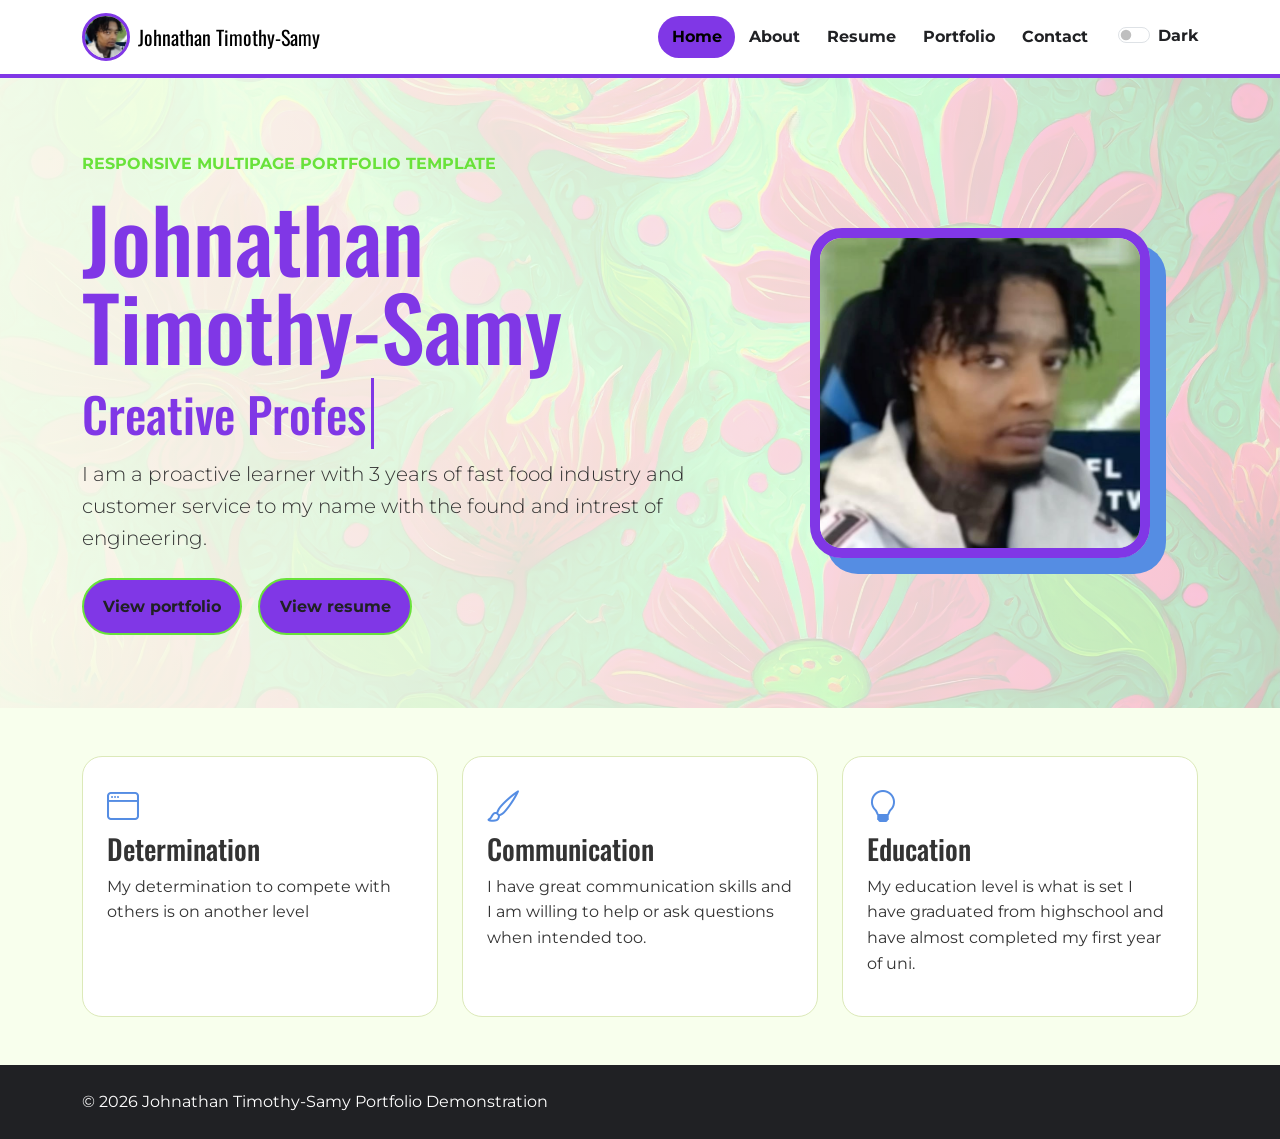
<file: index.html>
<!doctype html>
<html lang="en" data-bs-theme="light">
<head>
  <meta charset="utf-8">
  <meta name="viewport" content="width=device-width, initial-scale=1">
  <meta name="description" content="Johnathan green multipage portfolio demonstration for INFO1005 Website Design">
  <meta name="author" content="INFO1005 Website Design">
  <title>Johnathan's | Home</title>

  <link rel="apple-touch-icon" sizes="180x180" href="favicon/apple-touch-icon.png">
  <link rel="icon" type="image/png" sizes="32x32" href="favicon/favicon-32x32.png">
  <link rel="icon" type="image/png" sizes="16x16" href="favicon/favicon-16x16.png">
  <link rel="manifest" href="favicon/site.webmanifest">

  <!-- Same Google Font package as the Bart multipage template -->
  <link rel="preconnect" href="https://fonts.googleapis.com">
  <link rel="preconnect" href="https://fonts.gstatic.com" crossorigin>
  <link href="https://fonts.googleapis.com/css2?family=Montserrat:wght@400;600;700&family=Oswald:wght@500;700&display=swap" rel="stylesheet">

  <link rel="stylesheet" href="https://cdn.jsdelivr.net/npm/bootstrap-icons@1.11.3/font/bootstrap-icons.css">
  <link href="https://cdn.jsdelivr.net/npm/bootstrap@5.3.8/dist/css/bootstrap.min.css" rel="stylesheet">
  <link href="css/custom.css" rel="stylesheet">
</head>
<body>
<a class="skip-link" href="#maincontent">Skip to main content</a>

<nav class="navbar navbar-expand-lg sticky-top portfolio-nav" aria-label="Main portfolio navigation">
  <div class="container">
    <a class="navbar-brand d-flex align-items-center gap-2" href="index.html">
      <img src="img/Flight.jpg" alt="Johnathan icon" class="brand-avatar">
      <span>Johnathan Timothy-Samy</span>
    </a>

    <button class="navbar-toggler" type="button"
            data-bs-toggle="collapse" data-bs-target="#mainNav"
            aria-controls="mainNav" aria-expanded="false"
            aria-label="Toggle navigation">
      <span class="navbar-toggler-icon"></span>
    </button>

    <div class="collapse navbar-collapse" id="mainNav">
      <ul class="navbar-nav ms-auto align-items-lg-center">
        <li class="nav-item"><a class="nav-link active" href="index.html" aria-current="page">Home</a></li><li class="nav-item"><a class="nav-link" href="about.html">About</a></li><li class="nav-item"><a class="nav-link" href="resume.html">Resume</a></li><li class="nav-item"><a class="nav-link" href="portfolio.html">Portfolio</a></li><li class="nav-item"><a class="nav-link" href="contact.html">Contact</a></li>
        <li class="nav-item ms-lg-3">
          <div class="form-check form-switch theme-switch">
            <input class="form-check-input" type="checkbox" role="switch" id="themeSwitch">
            <label class="form-check-label" for="themeSwitch">Dark</label>
          </div>
        </li>
      </ul>
    </div>
  </div>
</nav>

<main id="maincontent">
  <section class="hero d-flex align-items-center">
    <div class="container">
      <div class="row align-items-center g-5">
        <div class="col-lg-7">
          <p class="standout text-uppercase fw-bold">Responsive multipage portfolio template</p>
          <h1>Johnathan Timothy-Samy</h1>

          <h2 class="typing-heading">
            <span class="typewrite"
                  data-words='["Creative Professional","Web Designer","Visual Storyteller"]'
                  aria-live="polite"></span>
          </h2>

          <p class="lead">I am a proactive learner with 3 years of fast food industry and customer service to my name with the found and intrest of engineering. </p>

          <div class="d-flex flex-wrap gap-3 mt-4">
            <a class="btn-portfolio" href="portfolio.html">View portfolio</a>
            <a class="btn-portfolio" href="resume.html">View resume</a>
          </div>
        </div>

        <div class="col-lg-5 text-center">
          <img src="img/Flight.jpg" class="img-fluid hero-img" alt="Johnathan portfolio portrait">
        </div>
      </div>
    </div>
  </section>

  <section class="container my-5">
    <div class="row g-4">
      <div class="col-md-4">
        <article class="feature-card p-4">
          <i class="bi bi-window feature-icon"></i>
          <h2 class="h3">Determination</h2>
          <p>My determination to compete with others is on another level</p>
        </article>
      </div>
      <div class="col-md-4">
        <article class="feature-card p-4">
          <i class="bi bi-brush feature-icon"></i>
          <h2 class="h3">Communication</h2>
          <p>I have great communication skills and I am willing to help or ask questions when intended too.</p>
        </article>
      </div>
      <div class="col-md-4">
        <article class="feature-card p-4">
          <i class="bi bi-lightbulb feature-icon"></i>
          <h2 class="h3">Education</h2>
          <p>My education level is what is set I have graduated from highschool and have almost completed my first year of uni.</p>
        </article>
      </div>
    </div>
  </section>
</main>

<footer class="site-footer py-4 mt-5">
  <div class="container d-flex flex-column flex-md-row justify-content-between gap-3">
    <p class="mb-0">&copy; 2026 Johnathan Timothy-Samy Portfolio Demonstration</p>
  </div>
</footer>

<script src="https://cdn.jsdelivr.net/npm/bootstrap@5.3.8/dist/js/bootstrap.bundle.min.js"></script>
<script src="js/script.js"></script>
</body>
</html>
</file>
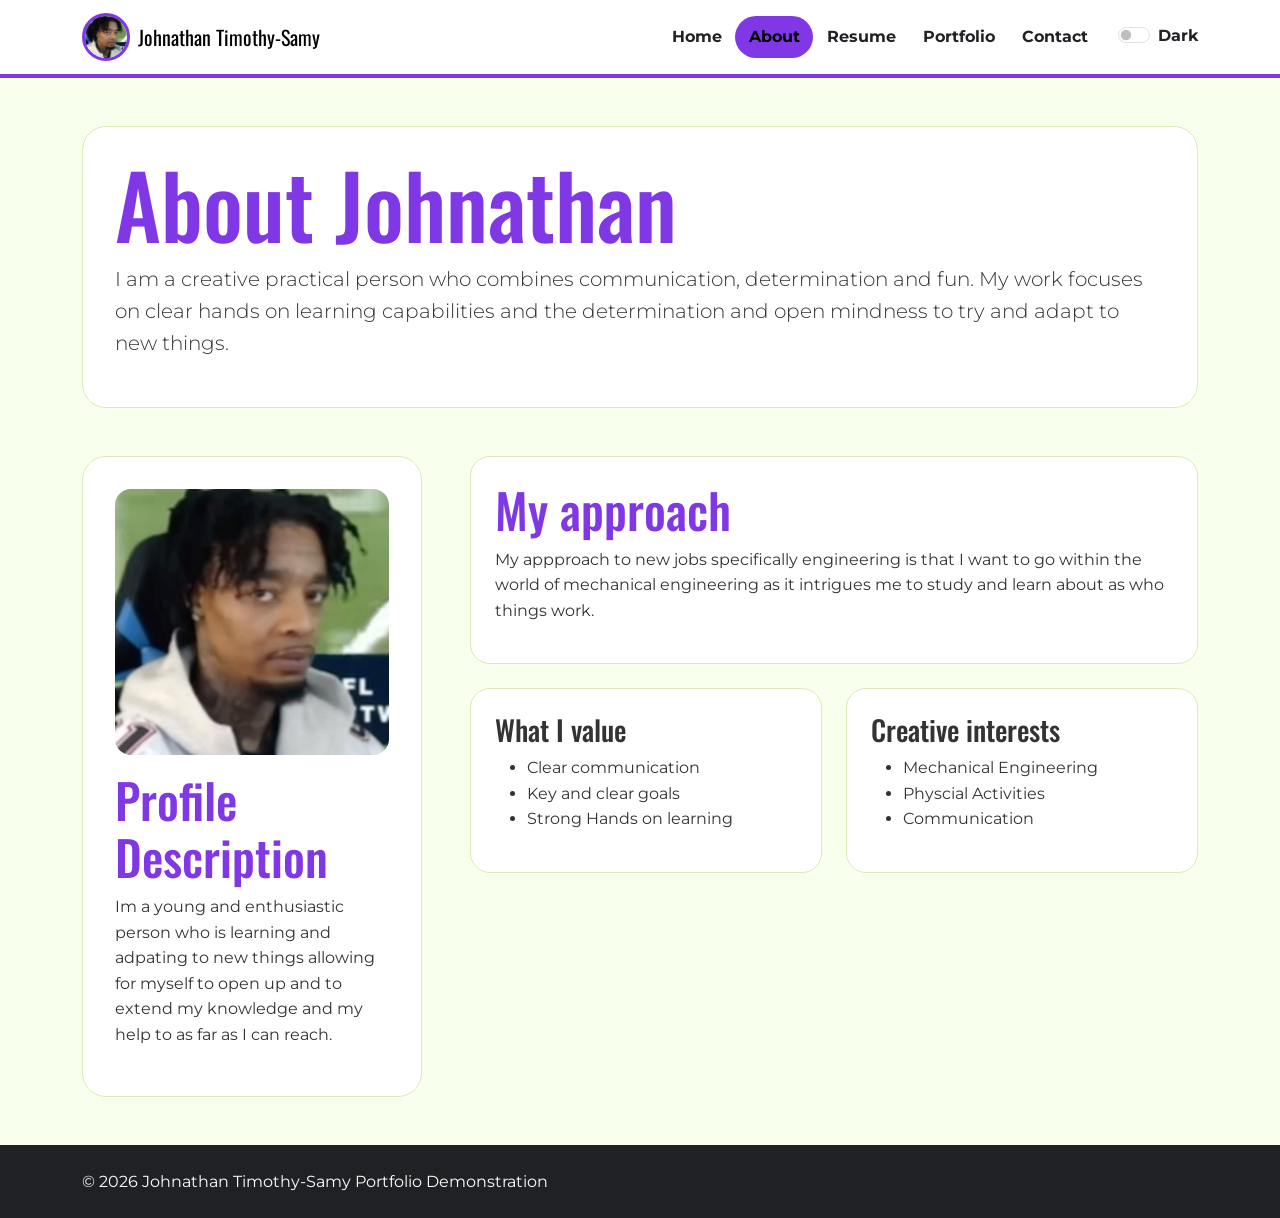
<file: about.html>
<!doctype html>
<html lang="en" data-bs-theme="light">
<head>
  <meta charset="utf-8">
  <meta name="viewport" content="width=device-width, initial-scale=1">
  <meta name="description" content="About Johnathan creative portfolio demonstration">
  <meta name="author" content="INFO1005 Website Design">
  <title>Johnathan | About</title>

  <link rel="apple-touch-icon" sizes="180x180" href="favicon/apple-touch-icon.png">
  <link rel="icon" type="image/png" sizes="32x32" href="favicon/favicon-32x32.png">
  <link rel="icon" type="image/png" sizes="16x16" href="favicon/favicon-16x16.png">
  <link rel="manifest" href="favicon/site.webmanifest">

  <!-- Same Google Font package as the Bart multipage template -->
  <link rel="preconnect" href="https://fonts.googleapis.com">
  <link rel="preconnect" href="https://fonts.gstatic.com" crossorigin>
  <link href="https://fonts.googleapis.com/css2?family=Montserrat:wght@400;600;700&family=Oswald:wght@500;700&display=swap" rel="stylesheet">

  <link rel="stylesheet" href="https://cdn.jsdelivr.net/npm/bootstrap-icons@1.11.3/font/bootstrap-icons.css">
  <link href="https://cdn.jsdelivr.net/npm/bootstrap@5.3.8/dist/css/bootstrap.min.css" rel="stylesheet">
  <link href="css/custom.css" rel="stylesheet">
</head>
<body>
<a class="skip-link" href="#maincontent">Skip to main content</a>

<nav class="navbar navbar-expand-lg sticky-top portfolio-nav" aria-label="Main portfolio navigation">
  <div class="container">
    <a class="navbar-brand d-flex align-items-center gap-2" href="index.html">
      <img src="img/Flight.jpg" alt="Johnathan icon" class="brand-avatar">
      <span>Johnathan Timothy-Samy</span>
    </a>

    <button class="navbar-toggler" type="button"
            data-bs-toggle="collapse" data-bs-target="#mainNav"
            aria-controls="mainNav" aria-expanded="false"
            aria-label="Toggle navigation">
      <span class="navbar-toggler-icon"></span>
    </button>

    <div class="collapse navbar-collapse" id="mainNav">
      <ul class="navbar-nav ms-auto align-items-lg-center">
        <li class="nav-item"><a class="nav-link" href="index.html">Home</a></li><li class="nav-item"><a class="nav-link active" href="about.html" aria-current="page">About</a></li><li class="nav-item"><a class="nav-link" href="resume.html">Resume</a></li><li class="nav-item"><a class="nav-link" href="portfolio.html">Portfolio</a></li><li class="nav-item"><a class="nav-link" href="contact.html">Contact</a></li>
        <li class="nav-item ms-lg-3">
          <div class="form-check form-switch theme-switch">
            <input class="form-check-input" type="checkbox" role="switch" id="themeSwitch">
            <label class="form-check-label" for="themeSwitch">Dark</label>
          </div>
        </li>
      </ul>
    </div>
  </div>
</nav>

<main id="maincontent" class="container my-5">
  <header class="section-panel mb-5">
    <h1>About Johnathan</h1>
    <p class="lead">I am a creative practical person who combines communication, determination and fun. My work focuses on clear hands on learning capabilities and the determination and open mindness to try and adapt to new things.</p>
  </header>

  <div class="row g-5 align-items-start">
    <aside class="col-lg-4">
      <div class="section-panel position-sticky" style="top:6rem;">
        <img src="img/Flight.jpg" class="img-fluid rounded-4 mb-3" alt="Johnathan creative portrait">
        <h2>Profile Description</h2>
        <p>Im a young and enthusiastic person who is learning and adpating to new things allowing for myself to open up and to extend my knowledge and my help to as far as I can reach. </p>
      </div>
    </aside>

    <section class="col-lg-8">
      <div class="feature-card p-4 mb-4">
        <h2>My approach</h2>
        <p>My appproach to new jobs specifically engineering is that I want to go within the world of mechanical engineering as it intrigues me to study and learn about as who things work.</p>
      </div>

      <div class="row g-4">
        <div class="col-md-6">
          <article class="feature-card p-4">
            <h2 class="h3">What I value</h2>
            <ul>
              <li>Clear communication</li>
              <li>Key and clear goals</li>
              <li>Strong Hands on learning </li>
            </ul>
          </article>
        </div>
        <div class="col-md-6">
          <article class="feature-card p-4">
            <h2 class="h3">Creative interests</h2>
            <ul>
              <li>Mechanical Engineering</li>
              <li>Physcial Activities </li>
              <li>Communication</li>

            </ul>
          </article>
        </div>
      </div>
    </section>
  </div>
</main>

<footer class="site-footer py-4 mt-5">
  <div class="container d-flex flex-column flex-md-row justify-content-between gap-3">
    <p class="mb-0">&copy; 2026 Johnathan Timothy-Samy Portfolio Demonstration</p>
  </div>
</footer>

<script src="https://cdn.jsdelivr.net/npm/bootstrap@5.3.8/dist/js/bootstrap.bundle.min.js"></script>
<script src="js/script.js"></script>
</body>
</html>
</file>
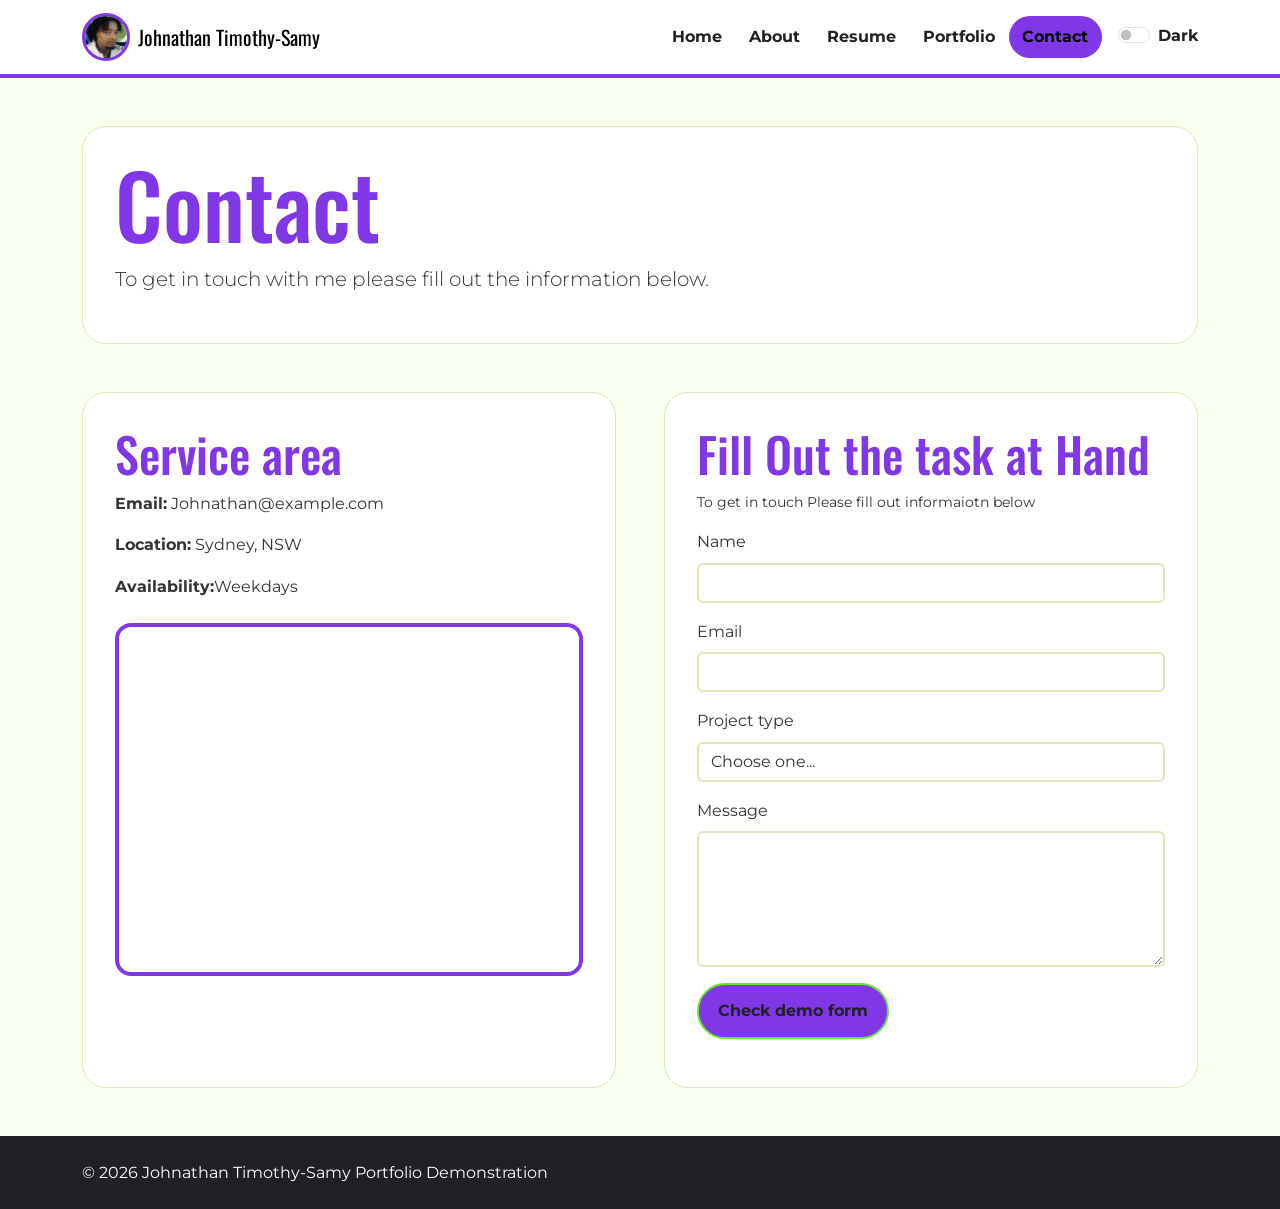
<file: contact.html>
<!doctype html>
<html lang="en" data-bs-theme="light">
<head>
  <meta charset="utf-8">
  <meta name="viewport" content="width=device-width, initial-scale=1">
  <meta name="description" content="Johanthan contact page with responsive map and Bootstrap form">
  <meta name="author" content="INFO1005 Website Design">
  <title>Johnathan's | Contact</title>

  <link rel="apple-touch-icon" sizes="180x180" href="favicon/apple-touch-icon.png">
  <link rel="icon" type="image/png" sizes="32x32" href="favicon/favicon-32x32.png">
  <link rel="icon" type="image/png" sizes="16x16" href="favicon/favicon-16x16.png">
  <link rel="manifest" href="favicon/site.webmanifest">

  <!-- Same Google Font package as the Bart multipage template -->
  <link rel="preconnect" href="https://fonts.googleapis.com">
  <link rel="preconnect" href="https://fonts.gstatic.com" crossorigin>
  <link href="https://fonts.googleapis.com/css2?family=Montserrat:wght@400;600;700&family=Oswald:wght@500;700&display=swap" rel="stylesheet">

  <link rel="stylesheet" href="https://cdn.jsdelivr.net/npm/bootstrap-icons@1.11.3/font/bootstrap-icons.css">
  <link href="https://cdn.jsdelivr.net/npm/bootstrap@5.3.8/dist/css/bootstrap.min.css" rel="stylesheet">
  <link href="css/custom.css" rel="stylesheet">
</head>
<body>
<a class="skip-link" href="#maincontent">Skip to main content</a>

<nav class="navbar navbar-expand-lg sticky-top portfolio-nav" aria-label="Main portfolio navigation">
  <div class="container">
    <a class="navbar-brand d-flex align-items-center gap-2" href="index.html">
      <img src="img/Flight.jpg" alt="Johnathan icon" class="brand-avatar">
      <span>Johnathan Timothy-Samy</span>
    </a>

    <button class="navbar-toggler" type="button"
            data-bs-toggle="collapse" data-bs-target="#mainNav"
            aria-controls="mainNav" aria-expanded="false"
            aria-label="Toggle navigation">
      <span class="navbar-toggler-icon"></span>
    </button>

    <div class="collapse navbar-collapse" id="mainNav">
      <ul class="navbar-nav ms-auto align-items-lg-center">
        <li class="nav-item"><a class="nav-link" href="index.html">Home</a></li><li class="nav-item"><a class="nav-link" href="about.html">About</a></li><li class="nav-item"><a class="nav-link" href="resume.html">Resume</a></li><li class="nav-item"><a class="nav-link" href="portfolio.html">Portfolio</a></li><li class="nav-item"><a class="nav-link active" href="contact.html" aria-current="page">Contact</a></li>
        <li class="nav-item ms-lg-3">
          <div class="form-check form-switch theme-switch">
            <input class="form-check-input" type="checkbox" role="switch" id="themeSwitch">
            <label class="form-check-label" for="themeSwitch">Dark</label>
          </div>
        </li>
      </ul>
    </div>
  </div>
</nav>

<main id="maincontent" class="container my-5">
  <header class="section-panel mb-5">
    <h1>Contact</h1>
    <p class="lead">To get in touch with me please fill out the information below.</p>
  </header>

  <div class="row g-5 align-items-stretch">
    <section class="col-lg-6">
      <div class="section-panel h-100">
        <h2>Service area</h2>
        <p><strong>Email:</strong> Johnathan@example.com</p>
        <p><strong>Location:</strong> Sydney, NSW</p>
        <p><strong>Availability:</strong>Weekdays</p>

        <div class="ratio ratio-4x3 map-frame mt-4">
          <iframe src="https://www.google.com/maps?q=Sydney+NSW+Australia&output=embed"
                  title="Map showing Sydney, New South Wales"
                  loading="lazy"
                  referrerpolicy="no-referrer-when-downgrade"
                  allowfullscreen></iframe>
        </div>
      </div>
    </section>

    <section class="col-lg-6">
      <form class="section-panel needs-validation h-100" novalidate>
        <h2>Fill Out the task at Hand</h2>
        <p class="small">To get in touch Please fill out informaiotn below</p>

        <div class="mb-3">
          <label for="name" class="form-label">Name</label>
          <input type="text" class="form-control" id="name" required>
          <div class="invalid-feedback">Please enter your name.</div>
        </div>

        <div class="mb-3">
          <label for="email" class="form-label">Email</label>
          <input type="email" class="form-control" id="email" required>
          <div class="invalid-feedback">Please enter a valid email address.</div>
        </div>

        <div class="mb-3">
          <label for="projectType" class="form-label">Project type</label>
          <select class="form-select" id="projectType" required>
            <option value="">Choose one...</option>
            <option>Website Design</option>
            <option>Visual Communication</option>
            <option>Photography</option>
            <option>Other</option>
          </select>
          <div class="invalid-feedback">Please choose a project type.</div>
        </div>

        <div class="mb-3">
          <label for="message" class="form-label">Message</label>
          <textarea class="form-control" id="message" rows="5" required></textarea>
          <div class="invalid-feedback">Please enter a message.</div>
        </div>

        <button class="btn btn-portfolio" type="submit">Check demo form</button>
        <p class="form-status mt-3" aria-live="polite"></p>
      </form>
    </section>
  </div>
</main>

<footer class="site-footer py-4 mt-5">
  <div class="container d-flex flex-column flex-md-row justify-content-between gap-3">
    <p class="mb-0">&copy; 2026 Johnathan Timothy-Samy Portfolio Demonstration</p>
  </div>
</footer>

<script src="https://cdn.jsdelivr.net/npm/bootstrap@5.3.8/dist/js/bootstrap.bundle.min.js"></script>
<script src="js/script.js"></script>
</body>
</html>
</file>
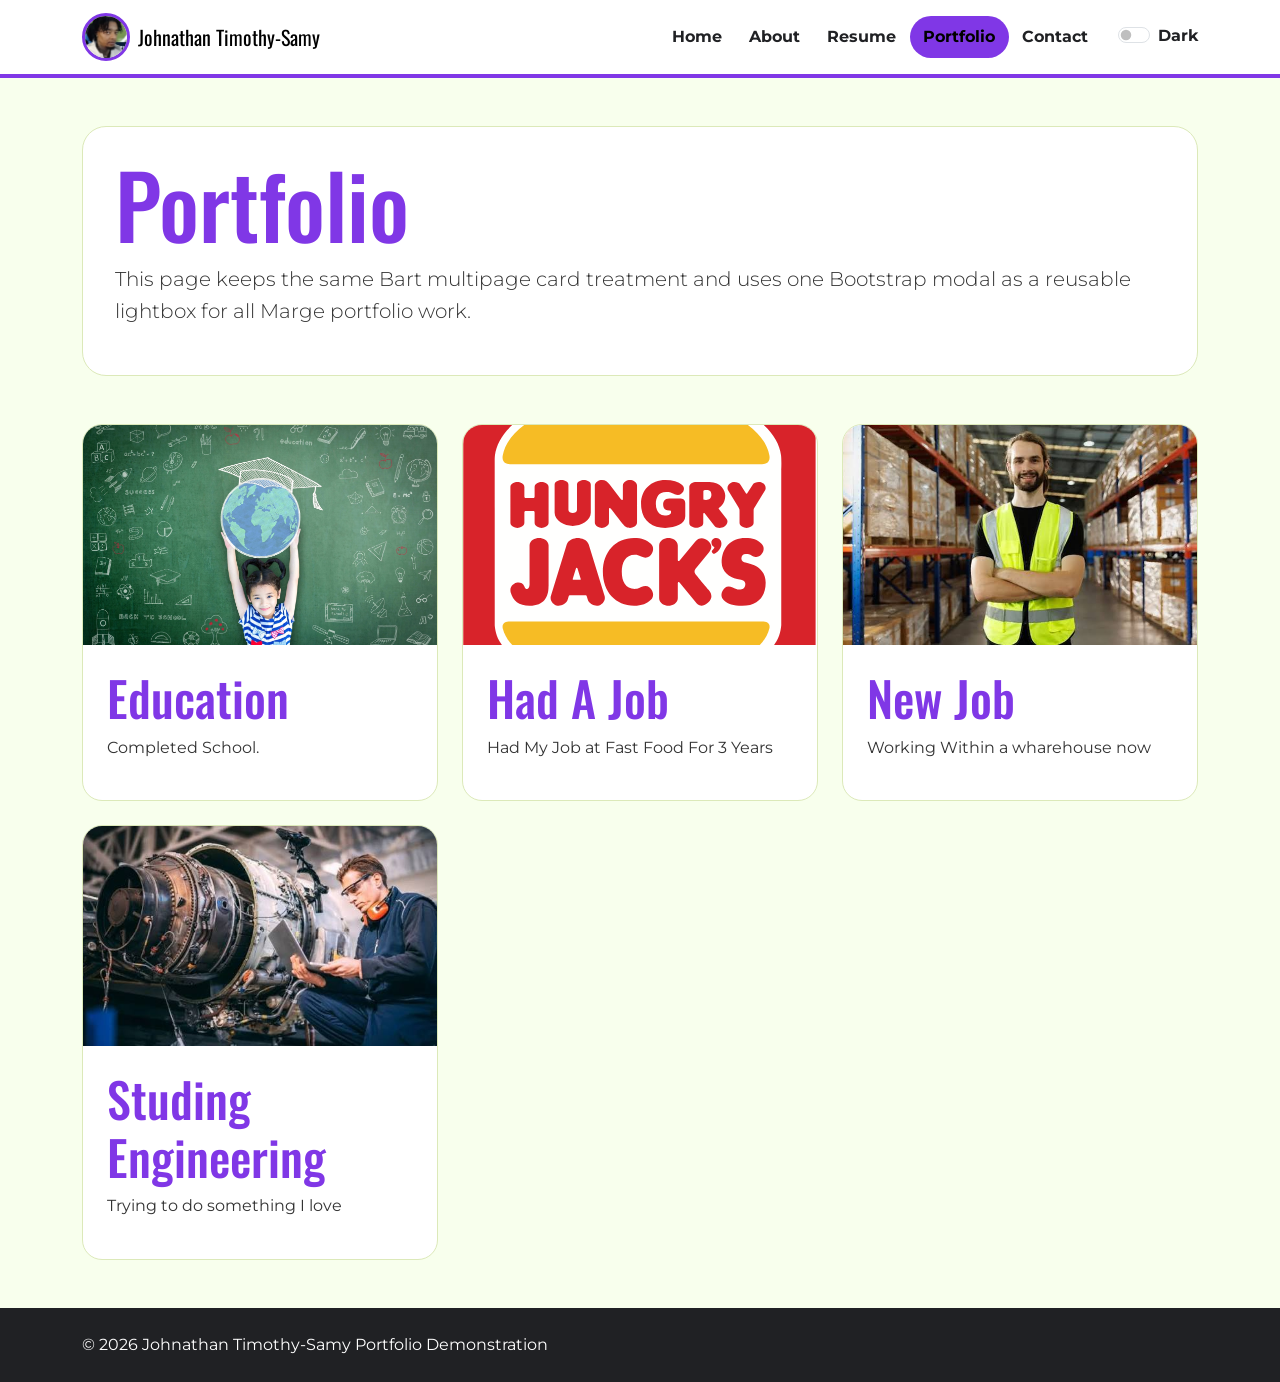
<file: portfolio.html>
<!doctype html>
<html lang="en" data-bs-theme="light">
<head>
  <meta charset="utf-8">
  <meta name="viewport" content="width=device-width, initial-scale=1">
  <meta name="description" content="Johnathan project portfolio with Bootstrap modal lightbox">
  <meta name="author" content="INFO1005 Website Design">
  <title>Johnathan's | Portfolio</title>

  <link rel="apple-touch-icon" sizes="180x180" href="favicon/apple-touch-icon.png">
  <link rel="icon" type="image/png" sizes="32x32" href="favicon/favicon-32x32.png">
  <link rel="icon" type="image/png" sizes="16x16" href="favicon/favicon-16x16.png">
  <link rel="manifest" href="favicon/site.webmanifest">

  <!-- Same Google Font package as the Bart multipage template -->
  <link rel="preconnect" href="https://fonts.googleapis.com">
  <link rel="preconnect" href="https://fonts.gstatic.com" crossorigin>
  <link href="https://fonts.googleapis.com/css2?family=Montserrat:wght@400;600;700&family=Oswald:wght@500;700&display=swap" rel="stylesheet">

  <link rel="stylesheet" href="https://cdn.jsdelivr.net/npm/bootstrap-icons@1.11.3/font/bootstrap-icons.css">
  <link href="https://cdn.jsdelivr.net/npm/bootstrap@5.3.8/dist/css/bootstrap.min.css" rel="stylesheet">
  <link href="css/custom.css" rel="stylesheet">
</head>
<body>
<a class="skip-link" href="#maincontent">Skip to main content</a>

<nav class="navbar navbar-expand-lg sticky-top portfolio-nav" aria-label="Main portfolio navigation">
  <div class="container">
    <a class="navbar-brand d-flex align-items-center gap-2" href="index.html">
      <img src="img/Flight.jpg" alt="Johnathan icon" class="brand-avatar">
      <span>Johnathan Timothy-Samy</span>
    </a>

    <button class="navbar-toggler" type="button"
            data-bs-toggle="collapse" data-bs-target="#mainNav"
            aria-controls="mainNav" aria-expanded="false"
            aria-label="Toggle navigation">
      <span class="navbar-toggler-icon"></span>
    </button>

    <div class="collapse navbar-collapse" id="mainNav">
      <ul class="navbar-nav ms-auto align-items-lg-center">
        <li class="nav-item"><a class="nav-link" href="index.html">Home</a></li><li class="nav-item"><a class="nav-link" href="about.html">About</a></li><li class="nav-item"><a class="nav-link" href="resume.html">Resume</a></li><li class="nav-item"><a class="nav-link active" href="portfolio.html" aria-current="page">Portfolio</a></li><li class="nav-item"><a class="nav-link" href="contact.html">Contact</a></li>
        <li class="nav-item ms-lg-3">
          <div class="form-check form-switch theme-switch">
            <input class="form-check-input" type="checkbox" role="switch" id="themeSwitch">
            <label class="form-check-label" for="themeSwitch">Dark</label>
          </div>
        </li>
      </ul>
    </div>
  </div>
</nav>

<main id="maincontent" class="container my-5">
  <header class="section-panel mb-5">
    <h1>Portfolio</h1>
    <p class="lead">This page keeps the same Bart multipage card treatment and uses one Bootstrap modal as a reusable lightbox for all Marge portfolio work.</p>
  </header>

  <section class="row g-4" aria-label="Portfolio project gallery">
    
    <div class="col-md-6 col-lg-4">
      <article class="project-card">
        <button type="button"
                data-bs-toggle="modal"
                data-bs-target="#projectLightbox"
                data-project-title="Illustration Series"
                data-project-image="img/portfolio1.jpg"
                data-project-alt="Illustration Series project image"
                data-project-text="A character-led illustration series exploring visual identity and consistency.">
          <img src="img/Education.jpg" class="project-thumb" alt="Illustration Series thumbnail">
        </button>
        <div class="p-4">
          <h2>Education</h2>
          <p>Completed School.</p>
        </div>
      </article>
    </div>
    
    <div class="col-md-6 col-lg-4">
      <article class="project-card">
        <button type="button"
                data-bs-toggle="modal"
                data-bs-target="#projectLightbox"
                data-project-title="Photography Study"
                data-project-image="img/portfolio2.jpg"
                data-project-alt="Photography Study project image"
                data-project-text="A photographic story using colour, framing and image sequencing.">
          <img src="img/HungryJacksLogo_RGB_local.svg" class="project-thumb" alt="Photography Study thumbnail">
        </button>
        <div class="p-4">
          <h2>Had A Job</h2>
          <p>Had My Job at Fast Food For 3 Years</p>
        </div>
      </article>
    </div>
    
    <div class="col-md-6 col-lg-4">
      <article class="project-card">
        <button type="button"
                data-bs-toggle="modal"
                data-bs-target="#projectLightbox"
                data-project-title="Editorial Layout"
                data-project-image="img/portfolio3.jpg"
                data-project-alt="Editorial Layout project image"
                data-project-text="A typography and layout project focused on hierarchy and readability.">
          <img src="img/wharehouse.jpg" class="project-thumb" alt="Editorial Layout thumbnail">
        </button>
        <div class="p-4">
          <h2>New Job</h2>
          <p>Working Within a wharehouse now</p>
        </div>
      </article>
    </div>
    
    <div class="col-md-6 col-lg-4">
      <article class="project-card">
        <button type="button"
                data-bs-toggle="modal"
                data-bs-target="#projectLightbox"
                data-project-title="Campaign Concept"
                data-project-image="img/portfolio4.jpg"
                data-project-alt="Campaign Concept project image"
                data-project-text="A campaign direction developed from a creative brief and audience profile.">
          <img src="img/images.jpg" class="project-thumb" alt="Campaign Concept thumbnail">
        </button>
        <div class="p-4">
          <h2>Studing Engineering</h2>
          <p>Trying to do something I love</p>
        </div>
      </article>
    </div>
  

  <div class="modal fade" id="projectLightbox" tabindex="-1" aria-labelledby="projectLightboxLabel" aria-hidden="true">
    <div class="modal-dialog modal-dialog-centered modal-lg">
      <div class="modal-content">
        <div class="modal-header">
          <h2 class="modal-title fs-3" id="projectLightboxLabel">Project preview</h2>
          <button type="button" class="btn-close" data-bs-dismiss="modal" aria-label="Close"></button>
        </div>
        <div class="modal-body">
          <img src="img/portfolio1.jpg" class="lightbox-image" alt="Project preview image">
          <p class="lightbox-text mt-3 mb-0">Project description appears here.</p>
        </div>
      </div>
    </div>
  </div>
</main>

<footer class="site-footer py-4 mt-5">
  <div class="container d-flex flex-column flex-md-row justify-content-between gap-3">
    <p class="mb-0">&copy; 2026 Johnathan Timothy-Samy Portfolio Demonstration</p>
  </div>
</footer>

<script src="https://cdn.jsdelivr.net/npm/bootstrap@5.3.8/dist/js/bootstrap.bundle.min.js"></script>
<script src="js/script.js"></script>
</body>
</html>
</file>
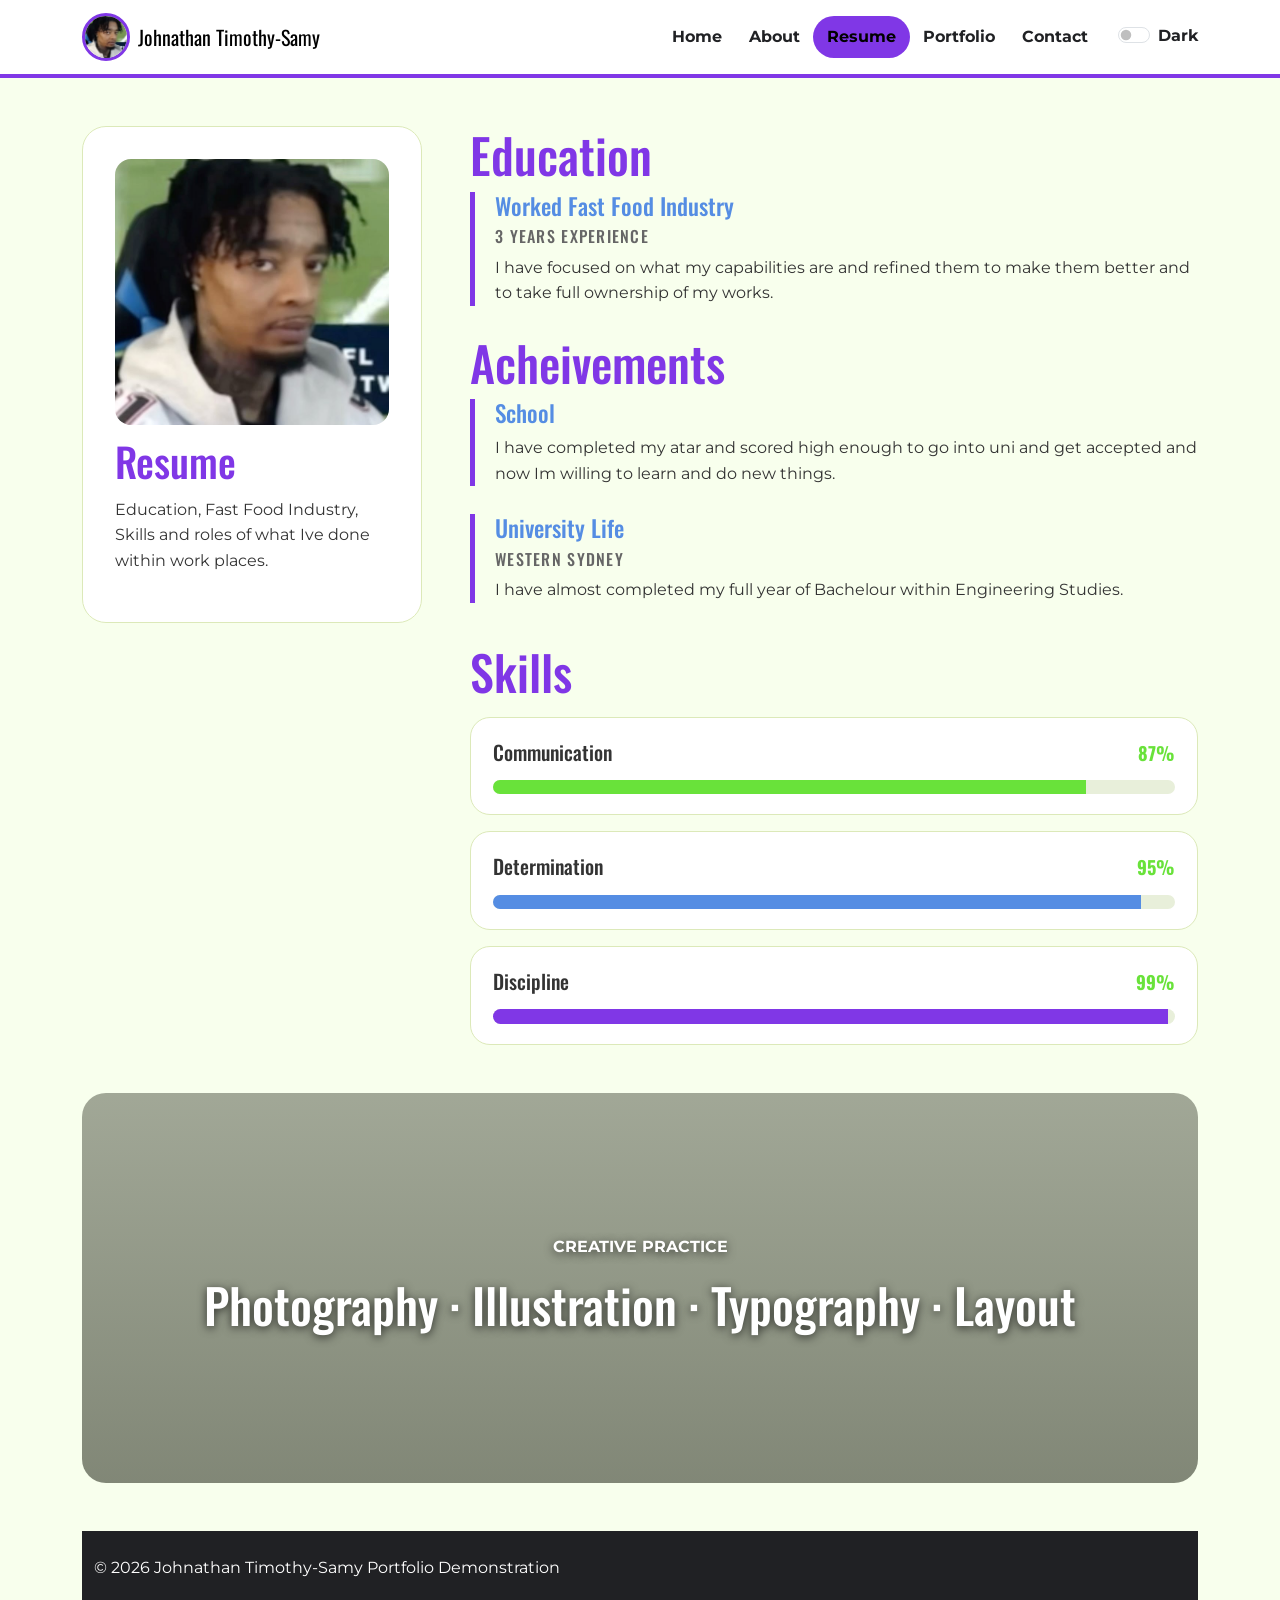
<file: resume.html>
<!doctype html>
<html lang="en" data-bs-theme="light">
<head>
  <meta charset="utf-8">
  <meta name="viewport" content="width=device-width, initial-scale=1">
  <meta name="description" content="Johanthan Timothy Samy resume page with responsive parallax demonstration">
  <meta name="author" content="INFO1005 Website Design">
  <title> Johnathan's | Resume</title>

  <link rel="apple-touch-icon" sizes="180x180" href="favicon/apple-touch-icon.png">
  <link rel="icon" type="image/png" sizes="32x32" href="favicon/favicon-32x32.png">
  <link rel="icon" type="image/png" sizes="16x16" href="favicon/favicon-16x16.png">
  <link rel="manifest" href="favicon/site.webmanifest">

  <!-- Same Google Font package as the Bart multipage template -->
  <link rel="preconnect" href="https://fonts.googleapis.com">
  <link rel="preconnect" href="https://fonts.gstatic.com" crossorigin>
  <link href="https://fonts.googleapis.com/css2?family=Montserrat:wght@400;600;700&family=Oswald:wght@500;700&display=swap" rel="stylesheet">

  <link rel="stylesheet" href="https://cdn.jsdelivr.net/npm/bootstrap-icons@1.11.3/font/bootstrap-icons.css">
  <link href="https://cdn.jsdelivr.net/npm/bootstrap@5.3.8/dist/css/bootstrap.min.css" rel="stylesheet">
  <link href="css/custom.css" rel="stylesheet">
</head>
<body>
<a class="skip-link" href="#maincontent">Skip to main content</a>

<nav class="navbar navbar-expand-lg sticky-top portfolio-nav" aria-label="Main portfolio navigation">
  <div class="container">
    <a class="navbar-brand d-flex align-items-center gap-2" href="index.html">
      <img src="img/Flight.jpg" alt="Johnathan icon" class="brand-avatar">
      <span>Johnathan Timothy-Samy</span>
    </a>

    <button class="navbar-toggler" type="button"
            data-bs-toggle="collapse" data-bs-target="#mainNav"
            aria-controls="mainNav" aria-expanded="false"
            aria-label="Toggle navigation">
      <span class="navbar-toggler-icon"></span>
    </button>

    <div class="collapse navbar-collapse" id="mainNav">
      <ul class="navbar-nav ms-auto align-items-lg-center">
        <li class="nav-item"><a class="nav-link" href="index.html">Home</a></li><li class="nav-item"><a class="nav-link" href="about.html">About</a></li><li class="nav-item"><a class="nav-link active" href="resume.html" aria-current="page">Resume</a></li><li class="nav-item"><a class="nav-link" href="portfolio.html">Portfolio</a></li><li class="nav-item"><a class="nav-link" href="contact.html">Contact</a></li>
        <li class="nav-item ms-lg-3">
          <div class="form-check form-switch theme-switch">
            <input class="form-check-input" type="checkbox" role="switch" id="themeSwitch">
            <label class="form-check-label" for="themeSwitch">Dark</label>
          </div>
        </li>
      </ul>
    </div>
  </div>
</nav>

<main id="maincontent" class="container my-5">
  <div class="row g-5">
    <aside class="col-lg-4">
      <div class="section-panel position-sticky" style="top:6rem;">
        <img src="img/Flight.jpg" class="img-fluid rounded-4 mb-3" alt="Johnathan Timothy-Samy profile image">
        <h1 class="fs-1">Resume</h1>
        <p>Education, Fast Food Industry, Skills and roles of what Ive done within work places.</p>

      </div>
    </aside>

    <section class="col-lg-8">
      <h2>Education</h2>
      <div class="timeline-item">
        <h3>Worked Fast Food Industry</h3>
        <h4>3 Years Experience</h4>
        <p>I have focused on what my capabilities are and refined them to make them better and to take full ownership of my works.</p>
      </div>

      <h2>Acheivements</h2>
      <div class="timeline-item">
        <h3>School</h3>
      
        <p>I have completed my atar and scored high enough to go into uni and get accepted and now Im willing to learn and do new things.</p>
      </div>
      <div class="timeline-item">
        <h3>University Life</h3>
        <h4>Western Sydney</h4>
        <p>I have almost completed my full year of Bachelour within Engineering Studies.</p>
      </div>
      <section class="skills-section" aria-labelledby="skillsHeading">
        <h2 id="skillsHeading">Skills</h2>

        <div class="skills-list">
          <article class="skill-card">
            <div class="skill-card-heading">
              <h3>Communication</h3>
              <span class="skill-percentage">87%</span>
            </div>
            <div class="progress" role="progressbar"
                 aria-label="Visual communication skill level"
                 aria-valuenow="87" aria-valuemin="0" aria-valuemax="100">
              <div class="progress-bar" style="width:87%">
                <span class="visually-hidden">87%</span>
              </div>
            </div>
          </article>

          <article class="skill-card">
            <div class="skill-card-heading">
              <h3>Determination</h3>
              <span class="skill-percentage">95%</span>
            </div>
            <div class="progress" role="progressbar"
                 aria-label="CSS and branding skill level"
                 aria-valuenow="95" aria-valuemin="0" aria-valuemax="100">
              <div class="progress-bar secondary" style="width:95%">
                <span class="visually-hidden">95%</span>
              </div>
            </div>
          </article>

          <article class="skill-card">
            <div class="skill-card-heading">
              <h3>Discipline</h3>
              <span class="skill-percentage">99%</span>
            </div>
            <div class="progress" role="progressbar"
                 aria-label="Bootstrap responsive layout skill level"
                 aria-valuenow="99" aria-valuemin="0" aria-valuemax="100">
              <div class="progress-bar tertiary" style="width:99%">
                <span class="visually-hidden">99%</span>
              </div>
            </div>
          </article>
        </div>
      </section>
      </div>
    </section>
  </div>

  <section class="resume-parallax mt-5" aria-label="Creative disciplines parallax banner">
    <div class="parallax-content container text-center">
      <p class="standout text-uppercase fw-bold">Creative Practice</p>
      <h2>Photography · Illustration · Typography · Layout</h2>
    </div>
  </section>


<footer class="site-footer py-4 mt-5">
  <div class="container d-flex flex-column flex-md-row justify-content-between gap-3">
    <p class="mb-0">&copy; 2026 Johnathan Timothy-Samy Portfolio Demonstration</p>
  </div>
</footer>

<script src="https://cdn.jsdelivr.net/npm/bootstrap@5.3.8/dist/js/bootstrap.bundle.min.js"></script>
<script src="js/script.js"></script>
</body>
</html>
</file>
<file: css/custom.css>
/* INFO1005 Module 3.2 Marge Simpson multipage Bootstrap portfolio
   Visual styling intentionally follows the Bart Simpson multipage template.
   Palette adapted from the earlier Marge example.
*/

:root {
  --brand-primary: #8037e6;
  --brand-secondary: #69e23a;
  --brand-accent: #558de3;
  --brand-dark: #202124;
  --brand-light: #f8ffed;
  --brand-panel: #ffffff;
  --brand-text: #333333;
  --brand-muted: #666666;
  --brand-border: #dce9b9;
  --font-heading: 'Oswald', Arial, sans-serif;
  --font-body: 'Montserrat', Arial, sans-serif;
}

html {
  scroll-behavior: smooth;
  scroll-padding-top: 5rem;
}

body {
  margin: 0;
  font-family: var(--font-body);
  color: var(--brand-text);
  background: var(--brand-light);
  line-height: 1.6;
}

[data-bs-theme="dark"] body {
  --brand-light: #151515;
  --brand-panel: #202124;
  --brand-text: #f3f7e9;
  --brand-muted: #cdd6bd;
  --brand-border: #44502f;
  background: var(--brand-light);
  color: var(--brand-text);
}

.skip-link {
  position: absolute;
  left: -999px;
  top: 0;
  background: var(--brand-dark);
  color: white;
  padding: .75rem 1rem;
  z-index: 2000;
}
.skip-link:focus { left: 1rem; top: 1rem; }

h1, h2, h3, h4, h5, .navbar-brand {
  font-family: var(--font-heading);
}

h1 {
  font-size: clamp(2.6rem, 7vw, 5.5rem);
  color: var(--brand-primary);
  line-height: 1;
  margin-bottom: 1rem;
}

h2 { color: var(--brand-primary); font-size: clamp(2rem, 4vw, 3rem); }
h3 { color: var(--brand-accent); font-size: 1.45rem; }
h4 { color: var(--brand-muted); font-size: 1rem; letter-spacing: .08em; text-transform: uppercase; }

a { color: var(--brand-secondary); }
a:hover { color: var(--brand-primary); }

/* NAVIGATION — same treatment as Bart multipage */
.portfolio-nav {
  background: var(--brand-panel);
  border-bottom: 4px solid var(--brand-primary);
}

.brand-avatar {
  width: 48px;
  height: 48px;
  object-fit: cover;
  border-radius: 50%;
  border: 3px solid var(--brand-primary);
}

.nav-link {
  color: var(--brand-dark);
  font-weight: 700;
  border-radius: 999px;
  padding-inline: .85rem !important;
}

[data-bs-theme="dark"] .nav-link,
[data-bs-theme="dark"] .navbar-brand,
[data-bs-theme="dark"] .theme-switch {
  color: var(--brand-text);
}

.nav-link:hover,
.nav-link:focus,
.nav-link.active {
  color: var(--brand-dark);
  background: var(--brand-primary);
}

.navbar-toggler { border: 2px solid var(--brand-primary); }
.theme-switch { color: var(--brand-dark); font-weight: 700; }
.theme-switch .form-check-input:checked {
  background-color: var(--brand-primary);
  border-color: var(--brand-primary);
}

/* HOME HERO — Bart layout with Marge image and green palette */
.hero {
  min-height: 70vh;
  padding-block: 4rem;
  background:
    linear-gradient(90deg, rgba(248,255,237,.97), rgba(248,255,237,.76)),
    url('../img/parallax1.jpg') center/cover no-repeat;
}

[data-bs-theme="dark"] .hero {
  background:
    linear-gradient(90deg, rgba(21,21,21,.96), rgba(21,21,21,.80)),
    url('../img/parallax1.jpg') center/cover no-repeat;
}

.hero-img {
  max-width: 340px;
  border-radius: 2rem;
  border: 10px solid var(--brand-primary);
  box-shadow: 16px 16px 0 var(--brand-accent);
}

.standout {
  color: var(--brand-secondary);
  font-weight: 700;
}

.typing-heading {
  min-height: 3.6rem;
  margin-bottom: 1rem;
}

.typewrite {
  color: var(--brand-primary);
  border-right: .08em solid var(--brand-primary);
  padding-right: .1em;
  animation: blinkCursor .8s step-end infinite;
}

@keyframes blinkCursor {
  50% { border-color: transparent; }
}

/* BART TEMPLATE PANEL / CARD STYLES */
.section-panel {
  background: var(--brand-panel);
  border: 1px solid var(--brand-border);
  border-radius: 1.5rem;
  padding: 2rem;
}

.feature-card,
.project-card,
.resume-card {
  background: var(--brand-panel);
  border: 1px solid var(--brand-border);
  border-radius: 1.25rem;
  overflow: hidden;
  height: 100%;
  transition: transform .25s ease, box-shadow .25s ease;
}

.feature-card:hover,
.project-card:hover,
.resume-card:hover {
  transform: translateY(-.25rem);
  box-shadow: 0 1rem 2rem rgba(0,0,0,.12);
}

.feature-icon {
  font-size: 2rem;
  color: var(--brand-accent);
}

.card-img-top,
.project-thumb {
  height: 220px;
  object-fit: cover;
  width: 100%;
}

.project-thumb { cursor: zoom-in; }
.project-card button {
  border: 0;
  padding: 0;
  background: transparent;
  width: 100%;
}

/* BART TEMPLATE PILL BUTTON STYLE */
.btn-portfolio {
  display: inline-block;
  color: var(--brand-dark);
  background: var(--brand-primary);
  border: 2px solid var(--brand-secondary);
  border-radius: 999px;
  font-weight: 700;
  padding: .85rem 1.2rem;
  text-decoration: none;
}

.btn-portfolio:hover,
.btn-portfolio:focus {
  color: white;
  background: var(--brand-secondary);
}

/* RESUME */
.progress {
  height: 2rem;
  background: #e8efda;
  border-radius: 999px;
}

.progress-bar {
  background: var(--brand-secondary);
  color: white;
  font-weight: 700;
}

.progress-bar.secondary {
  background: var(--brand-accent);
}

.progress-bar.tertiary {
  background: var(--brand-primary);
  color: var(--brand-dark);
}

.timeline-item {
  border-left: 5px solid var(--brand-primary);
  padding-left: 1.25rem;
  margin-bottom: 1.75rem;
}

.pdf-frame {
  width: 100%;
  min-height: 520px;
  border: 4px solid var(--brand-border);
  border-radius: 1rem;
}

.optional-note {
  border-left: 6px solid var(--brand-primary);
  background: rgba(192,249,5,.13);
  padding: 1rem;
  border-radius: .75rem;
}


/* FIXED RESUME SKILLS SECTION
   Dedicated skill cards prevent the generic 100% card height from
   stretching or misaligning the skill rows. */
.resume-card {
  height: auto;
}

.skills-section {
  margin-top: 2.5rem;
}

.skills-section > h2 {
  margin-bottom: 1rem;
}

.skills-list {
  display: grid;
  gap: 1rem;
}

.skill-card {
  background: var(--brand-panel);
  border: 1px solid var(--brand-border);
  border-radius: 1.25rem;
  padding: 1.25rem 1.4rem;
}

.skill-card-heading {
  display: flex;
  align-items: baseline;
  justify-content: space-between;
  gap: 1rem;
  margin-bottom: .8rem;
}

.skill-card-heading h3 {
  margin: 0;
  color: var(--brand-text);
  font-size: 1.25rem;
  line-height: 1.25;
}

.skill-percentage {
  flex: 0 0 auto;
  min-width: 3.25rem;
  text-align: right;
  color: var(--brand-secondary);
  font-family: var(--font-heading);
  font-size: 1.15rem;
  font-weight: 700;
}

.skill-card .progress {
  width: 100%;
  height: .9rem;
  margin: 0;
  overflow: hidden;
}

.skill-card .progress-bar {
  min-width: 0;
}

@media (max-width: 575.98px) {
  .skill-card {
    padding: 1rem;
  }

  .skill-card-heading {
    align-items: flex-start;
  }

  .skill-card-heading h3 {
    font-size: 1.1rem;
  }
}

/* RESPONSIVE PARALLAX */
.resume-parallax {
  min-height: 390px;
  border-radius: 1.5rem;
  overflow: hidden;
  background:
    linear-gradient(rgba(20,25,10,.38), rgba(20,25,10,.52)),
    url('../img/parallax2.jpg') center/cover fixed no-repeat;
  display: grid;
  place-items: center;
}

.parallax-content {
  padding: 4rem 1rem;
}

.resume-parallax h2,
.resume-parallax .standout {
  color: #fff;
  text-shadow: 0 2px 10px rgba(0,0,0,.7);
}

/* MODAL */
.modal-content {
  background: var(--brand-panel);
  color: var(--brand-text);
}

.lightbox-image {
  width: 100%;
  max-height: 70vh;
  object-fit: contain;
  border-radius: .75rem;
}

/* FORM + MAP */
.form-control,
.form-select {
  border: 2px solid var(--brand-border);
  background: var(--brand-panel);
  color: var(--brand-text);
}

.form-control:focus,
.form-select:focus {
  border-color: var(--brand-primary);
  box-shadow: 0 0 0 .25rem rgba(192,249,5,.20);
}

.map-frame {
  overflow: hidden;
  border: 4px solid var(--brand-primary);
  border-radius: 1rem;
}

.map-frame iframe {
  border: 0;
}

/* FOOTER — same dark footer as Bart */
.site-footer {
  background: var(--brand-dark);
  color: white;
}

.site-footer a,
.site-footer p {
  color: white;
}

:focus-visible {
  outline: 4px solid var(--brand-accent);
  outline-offset: 3px;
}

@media (max-width: 767.98px), (prefers-reduced-motion: reduce) {
  .resume-parallax {
    min-height: 240px;
    background-attachment: scroll;
  }
}

@media (max-width: 767.98px) {
  .hero {
    min-height: auto;
    padding-block: 2rem;
  }

  .hero-img {
    max-width: 240px;
    border-width: 6px;
    box-shadow: 8px 8px 0 var(--brand-accent);
  }

  .section-panel {
    padding: 1rem;
  }

  .card-img-top,
  .project-thumb {
    height: 180px;
  }
}
</file>
